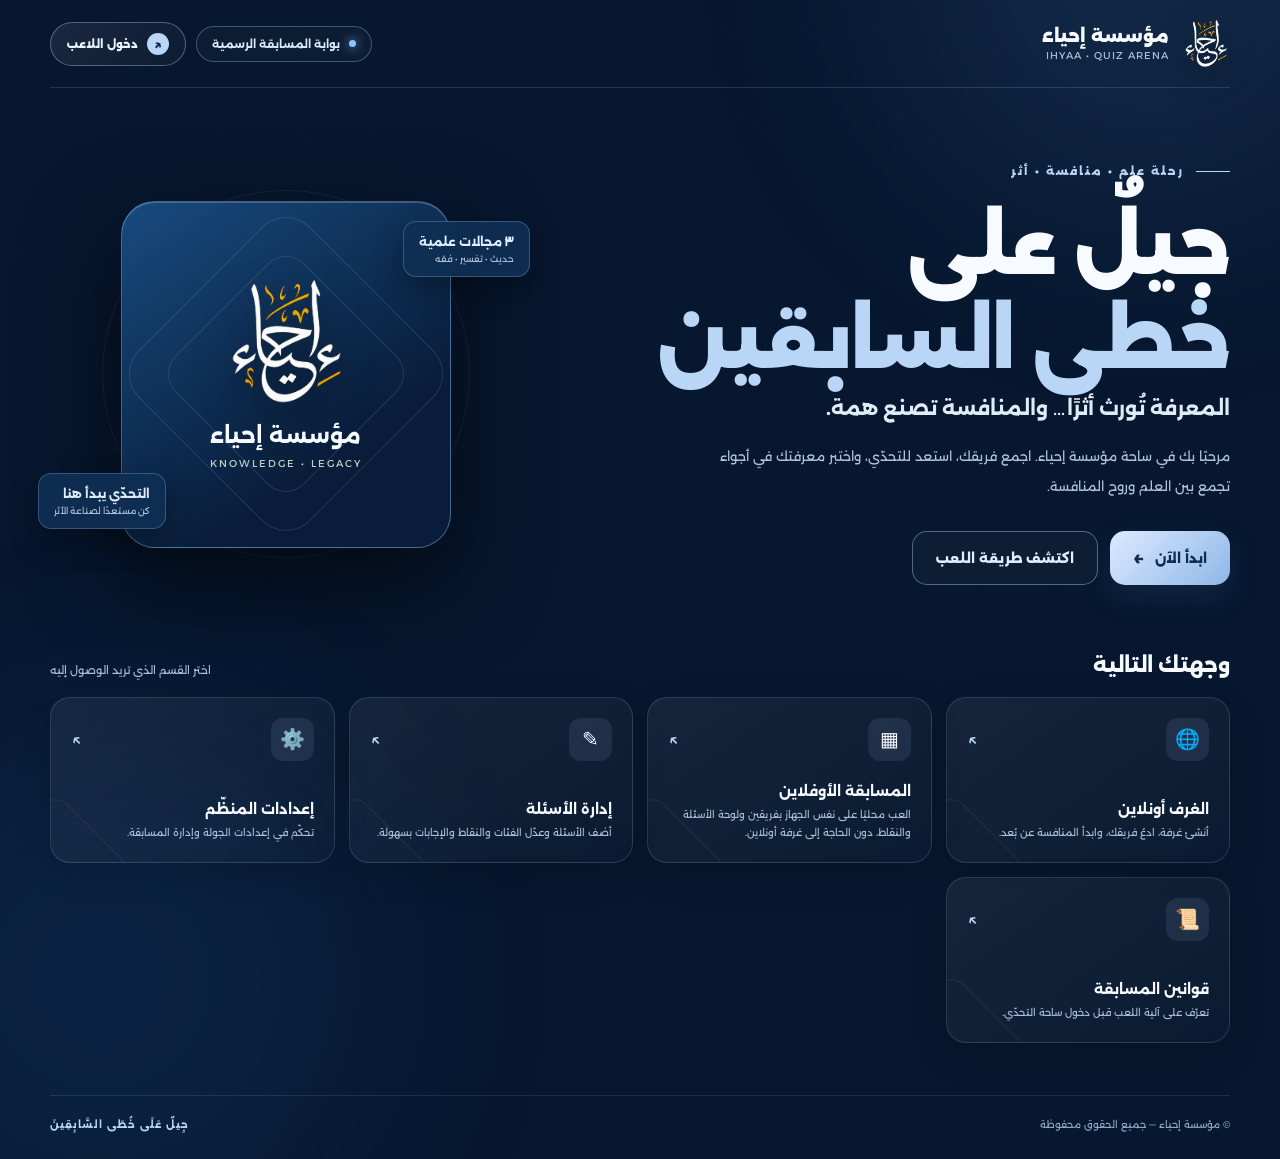
<file: index.html>
<!doctype html>
<html lang="ar" dir="rtl">
<head>
<meta charset="utf-8">
<meta http-equiv="Cache-Control" content="no-cache, no-store, must-revalidate">
<meta http-equiv="Pragma" content="no-cache">
<meta http-equiv="Expires" content="0">
<meta name="viewport" content="width=device-width,initial-scale=1">
<meta name="theme-color" content="#071d19">
<meta name="description" content="البوابة الرئيسية لمسابقة مؤسسة إحياء — جيل على خطى السابقين">
<title>مؤسسة إحياء | بوابة المسابقة</title>
<style>
@import url('https://fonts.googleapis.com/css2?family=Alexandria:wght@400;500;600;700;800;900&display=swap');
:root{--bg:#071d19;--panel:#0d2a23;--panel2:#12382d;--gold:#d9bd7b;--gold-light:#f0dfb5;--muted:#a9bdb2;--line:#d9bd7b30;--white:#f8f7f0}
*{box-sizing:border-box}
html{scroll-behavior:smooth}
body{margin:0;min-height:100vh;background:var(--bg);color:var(--white);font-family:'Alexandria',Tahoma,Arial,sans-serif;overflow-x:hidden}
body:before{content:"";position:fixed;inset:0;pointer-events:none;opacity:.2;background-image:linear-gradient(30deg,transparent 48%,#d9bd7b12 49%,#d9bd7b12 50%,transparent 51%),linear-gradient(150deg,transparent 48%,#d9bd7b0c 49%,#d9bd7b0c 50%,transparent 51%);background-size:78px 78px;mask-image:linear-gradient(to bottom,#000,transparent 90%)}
.ambient{position:fixed;width:520px;height:520px;border-radius:50%;filter:blur(110px);opacity:.14;pointer-events:none}.ambient.a{background:#b88f45;top:-300px;right:-130px}.ambient.b{background:#2d8b68;bottom:-340px;left:-160px}
.wrap{width:min(1160px,calc(100% - 48px));margin:auto;position:relative}
header{height:88px;display:flex;align-items:center;justify-content:space-between;border-bottom:1px solid #ffffff12}
.brand{display:flex;align-items:center;gap:13px;text-decoration:none;color:inherit}.brand img{width:48px;height:48px;object-fit:contain}.brand b{font-size:17px;font-weight:900;display:block}.brand small{display:block;color:var(--muted);font-size:10px;margin-top:3px;letter-spacing:1px}
.header-tag{display:flex;align-items:center;gap:9px;color:#d7c79e;font-size:11px;font-weight:700;border:1px solid var(--line);border-radius:99px;padding:10px 15px;background:#ffffff06}.live-dot{width:7px;height:7px;border-radius:50%;background:#91c7a5;box-shadow:0 0 12px #91c7a5}
.hero{display:grid;grid-template-columns:1.15fr .85fr;gap:70px;align-items:center;padding:76px 0 68px;min-height:530px}
.kicker{display:flex;align-items:center;gap:12px;color:var(--gold);font-size:11px;font-weight:800;letter-spacing:2px}.kicker:before{content:"";width:34px;height:1px;background:var(--gold)}
h1{font-size:clamp(44px,6.5vw,76px);line-height:1.24;letter-spacing:-2px;margin:22px 0 8px;font-weight:900}h1 span{color:var(--gold)}
.slogan{font-size:clamp(16px,2vw,20px);font-weight:700;color:#e8dfc9;margin:0}
.lead{color:var(--muted);font-size:13px;line-height:2.25;max-width:510px;margin:22px 0 30px}
.actions{display:flex;gap:12px;flex-wrap:wrap}.btn{min-height:54px;display:inline-flex;align-items:center;justify-content:center;gap:11px;padding:0 23px;border-radius:13px;text-decoration:none;font-size:13px;font-weight:800;transition:.22s ease}.btn.primary{background:linear-gradient(135deg,#eddbad,#c6a765);color:#142b23;box-shadow:0 12px 30px #c6a76522}.btn.secondary{border:1px solid #d9bd7b65;color:var(--gold-light);background:#ffffff07}.btn:hover{transform:translateY(-3px);filter:brightness(1.08)}.btn .arrow{font-size:18px}
.visual{height:370px;position:relative;display:grid;place-items:center}
.orbit{position:absolute;width:320px;height:320px;border:1px solid #d9bd7b35;border-radius:50%;transform:rotate(-24deg)}.orbit:before,.orbit:after{content:"";position:absolute;inset:22px;border:1px dashed #d9bd7b2a;border-radius:50%}.orbit:after{inset:-25px;border-style:solid;opacity:.5}
.visual-card{width:min(330px,90%);aspect-ratio:1/1.05;border:1px solid #d9bd7b55;border-radius:28px;background:linear-gradient(145deg,#174335,#0a241e 70%);box-shadow:0 30px 80px #0008,inset 0 1px #ffffff20;display:flex;flex-direction:column;align-items:center;justify-content:center;position:relative;overflow:hidden}
.visual-card:before{content:"";position:absolute;width:240px;height:240px;border:1px solid #d9bd7b24;transform:rotate(45deg);border-radius:34px}.visual-card:after{content:"";position:absolute;width:180px;height:180px;border:1px solid #d9bd7b20;transform:rotate(45deg);border-radius:26px}
.visual-card img{width:126px;height:126px;object-fit:contain;z-index:1;filter:drop-shadow(0 15px 20px #0008)}.visual-card strong{z-index:1;font-size:22px;margin-top:18px}.visual-card small{z-index:1;color:#c3cfc5;font-size:10px;letter-spacing:2px;margin-top:8px}
.float{position:absolute;z-index:2;border:1px solid var(--line);background:#102e26ed;backdrop-filter:blur(12px);border-radius:13px;padding:12px 15px;box-shadow:0 12px 30px #0005}.float b{display:block;color:var(--gold-light);font-size:12px}.float small{display:block;color:var(--muted);font-size:9px;margin-top:4px}.float.one{top:32px;right:-8px}.float.two{bottom:30px;left:-12px}
.section-head{display:flex;align-items:end;justify-content:space-between;gap:20px;margin-bottom:20px}.section-head h2{font-size:20px;margin:0;font-weight:800}.section-head p{font-size:11px;color:var(--muted);margin:0}
.portals{display:grid;grid-template-columns:repeat(4,minmax(0,1fr));gap:14px;padding-bottom:52px}
.portal{min-height:154px;display:flex;flex-direction:column;justify-content:space-between;text-decoration:none;color:inherit;padding:20px;border:1px solid #ffffff17;border-radius:18px;background:linear-gradient(145deg,#ffffff0c,#ffffff04);transition:.22s ease;position:relative;overflow:hidden}
.portal:after{content:"";position:absolute;width:110px;height:110px;border:1px solid #d9bd7b18;transform:rotate(45deg);left:-52px;bottom:-65px;border-radius:18px}
.portal:hover{transform:translateY(-4px);border-color:#d9bd7b80;background:linear-gradient(145deg,#d9bd7b15,#ffffff06)}
.portal-top{display:flex;align-items:center;justify-content:space-between}.portal-icon{width:43px;height:43px;border-radius:12px;background:#d9bd7b16;display:grid;place-items:center;font-size:20px}.portal .go{color:var(--gold);font-size:19px}.portal strong{display:block;font-size:14px;margin-top:18px}.portal small{display:block;color:var(--muted);font-size:10px;margin-top:6px;line-height:1.8}
footer{border-top:1px solid #ffffff14;padding:22px 0 28px;display:flex;align-items:center;justify-content:space-between;color:#849b8e;font-size:10px;gap:15px}.footer-mark{color:#cdb77f;font-weight:700;letter-spacing:1px}
@media(max-width:800px){.hero{grid-template-columns:1fr;gap:15px;padding:58px 0 35px}.hero-copy{text-align:center}.kicker{justify-content:center}.lead{margin-inline:auto}.actions{justify-content:center}.visual{height:320px;grid-row:1}.visual-card{width:260px}.orbit{width:270px;height:270px}.float.one{right:5%}.float.two{left:5%}.portals{grid-template-columns:repeat(2,1fr)}}
@media(max-width:540px){.wrap{width:min(100% - 32px,1160px)}header{height:72px}.brand img{width:40px;height:40px}.brand b{font-size:14px}.header-tag{font-size:9px;padding:8px 10px}.hero{padding-top:38px}h1{font-size:48px}.visual{height:280px}.visual-card{width:225px}.visual-card img{width:100px;height:100px}.orbit{width:235px;height:235px}.float{padding:9px 11px}.float.one{top:20px}.float.two{bottom:18px}.portals{grid-template-columns:1fr;gap:10px}.portal{min-height:130px}.section-head{align-items:start;flex-direction:column;gap:7px}footer{flex-direction:column;text-align:center}}
@media(prefers-reduced-motion:reduce){*,*:before,*:after{transition:none!important;scroll-behavior:auto!important}}

/* OCEAN BLUE PORTAL THEME */
:root{--bg:#071a36;--panel:#0c2a50;--panel2:#123e70;--gold:#a9c8ed;--gold-light:#e0edff;--muted:#a8bdd8;--line:#a9c8ed35;--white:#f7faff}
body{background:var(--bg)}
body:before{background-image:linear-gradient(30deg,transparent 48%,#a9c8ed12 49%,#a9c8ed12 50%,transparent 51%),linear-gradient(150deg,transparent 48%,#a9c8ed0c 49%,#a9c8ed0c 50%,transparent 51%)}
.ambient.a{background:#4e8ed0}.ambient.b{background:#1f6fba}
header{border-bottom-color:#ffffff18}
.header-tag{color:#d6e8ff;border-color:#a9c8ed55}
.live-dot{background:#8ec5ff;box-shadow:0 0 12px #8ec5ff}
.kicker{color:#b9d6f7}.kicker:before{background:#b9d6f7}
h1 span{color:#b9d6f7}
.slogan{color:#e0ebf8}
.lead{color:#afc2da}
.btn.primary{background:linear-gradient(135deg,#dceaff,#8fb7e8);color:#102c50;box-shadow:0 12px 30px #4d85c522}
.btn.secondary{border-color:#a9c8ed70;color:#e0edff}
.orbit{border-color:#a9c8ed45}.orbit:before,.orbit:after{border-color:#a9c8ed30}
.visual-card{border-color:#9fc3ed66;background:linear-gradient(145deg,#174a7e,#091d3a 70%)}
.visual-card:before,.visual-card:after{border-color:#a9c8ed25}
.float{border-color:#a9c8ed45;background:#102f53ed}
.float b{color:#e0edff}
.float small{color:#afc2da}
.portal{border-color:#ffffff20;background:linear-gradient(145deg,#ffffff10,#ffffff04)}
.portal:hover{border-color:#a9c8ed90;background:linear-gradient(145deg,#a9c8ed1c,#ffffff06)}
.portal-icon{background:#a9c8ed1b}
.portal .go{color:#b9d6f7}
footer{border-top-color:#ffffff18;color:#8da8c8}
.footer-mark{color:#b9d6f7}


/* IHYAA LANDING ENTRY POLISH */
.header-actions{display:flex;align-items:center;gap:10px}
.header-login{display:inline-flex;align-items:center;gap:9px;padding:10px 16px;border-radius:999px;text-decoration:none;color:#eaf3ff;border:1px solid #a9c8ed65;background:linear-gradient(135deg,#ffffff14,#ffffff06);font-size:11px;font-weight:800;transition:.22s}
.header-login span{display:grid;place-items:center;width:22px;height:22px;border-radius:50%;background:#b9d6f7;color:#102c50;font-size:13px}
.header-login:hover{transform:translateY(-2px);background:#a9c8ed20;border-color:#c9e0ff}
.btn.primary{position:relative;overflow:hidden}
.btn.primary:after{content:"";position:absolute;inset:0;transform:translateX(-120%);background:linear-gradient(100deg,transparent,#ffffff65,transparent);transition:transform .7s}
.btn.primary:hover:after{transform:translateX(120%)}
@media(max-width:540px){.header-actions{gap:6px}.header-tag{font-size:8px;padding:8px}.header-login{font-size:9px;padding:8px 10px}.header-login span{width:19px;height:19px}}
</style>
  <link rel="stylesheet" href="ihyaa-premium.css?v=20261107">
</head>
<body>
<div class="ambient a"></div><div class="ambient b"></div>
<div class="wrap">
<header>
<a class="brand" href="./" aria-label="مؤسسة إحياء">
<img src="Arabic%20Calligraphy%20Emblem%20with%20Gold%20Accents.png" alt="">
<span><b>مؤسسة إحياء</b><small>IHYAA • QUIZ ARENA</small></span>
</a>
<div class="header-actions"><div class="header-tag"><span class="live-dot"></span> بوابة المسابقة الرسمية</div><a class="header-login" href="game.html?open=online"><span>↗</span> دخول اللاعب</a></div>
</header>
<main>
<section class="hero">
<div class="hero-copy">
<div class="kicker">رحلة علم • منافسة • أثر</div>
<h1>جيلٌ على<br><span>خطى السابقين</span></h1>
<p class="slogan">المعرفة تُورث أثرًا… والمنافسة تصنع همة.</p>
<p class="lead">مرحبًا بك في ساحة مؤسسة إحياء. اجمع فريقك، استعد للتحدّي، واختبر معرفتك في أجواء تجمع بين العلم وروح المنافسة.</p>
<div class="actions">
<a class="btn primary" href="game.html?open=online">ابدأ الآن <span class="arrow">←</span></a>
<a class="btn secondary" href="game.html?open=rules">اكتشف طريقة اللعب</a>
</div>
</div>
<div class="visual" aria-hidden="true">
<div class="orbit"></div>
<div class="visual-card">
<img src="Arabic%20Calligraphy%20Emblem%20with%20Gold%20Accents.png" alt="">
<strong>مؤسسة إحياء</strong><small>KNOWLEDGE • LEGACY</small>
</div>
<div class="float one"><b>٣ مجالات علمية</b><small>حديث • تفسير • فقه</small></div>
<div class="float two"><b>التحدّي يبدأ هنا</b><small>كن مستعدًا لصناعة الأثر</small></div>
</div>
</section>
<section aria-labelledby="portal-title">
<div class="section-head"><h2 id="portal-title">وجهتك التالية</h2><p>اختر القسم الذي تريد الوصول إليه</p></div>
<nav class="portals" aria-label="أقسام البوابة">
<a class="portal" href="game.html?open=online"><div class="portal-top"><span class="portal-icon">🌐</span><span class="go">↖</span></div><div><strong>الغرف أونلاين</strong><small>أنشئ غرفة، ادعُ فريقك، وابدأ المنافسة عن بُعد.</small></div></a>
<a class="portal" href="game.html?open=offline"><div class="portal-top"><span class="portal-icon">▦</span><span class="go">↖</span></div><div><strong>المسابقة الأوفلاين</strong><small>العب محليًا على نفس الجهاز بفريقين ولوحة الأسئلة والنقاط، دون الحاجة إلى غرفة أونلاين.</small></div></a>
<a class="portal" href="game.html?open=questions"><div class="portal-top"><span class="portal-icon">✎</span><span class="go">↖</span></div><div><strong>إدارة الأسئلة</strong><small>أضف الأسئلة وعدّل الفئات والنقاط والإجابات بسهولة.</small></div></a>
<a class="portal" href="game.html?open=host"><div class="portal-top"><span class="portal-icon">⚙️</span><span class="go">↖</span></div><div><strong>إعدادات المنظّم</strong><small>تحكّم في إعدادات الجولة وإدارة المسابقة.</small></div></a>
<a class="portal" href="game.html?open=rules"><div class="portal-top"><span class="portal-icon">📜</span><span class="go">↖</span></div><div><strong>قوانين المسابقة</strong><small>تعرّف على آلية اللعب قبل دخول ساحة التحدّي.</small></div></a>
</nav>
</section>
</main>
<footer><span>© مؤسسة إحياء — جميع الحقوق محفوظة</span><span class="footer-mark">جِيلٌ عَلَى خُطَى السَّابِقِينَ</span></footer>
</div>
<script>
if("serviceWorker" in navigator && location.protocol==="https:") window.addEventListener("load",()=>navigator.serviceWorker.register("./sw.js",{updateViaCache:"none"}).then(reg=>reg.update()).catch(()=>{}));
</script>
</body>
</html>
</file>
<file: ihyaa-premium.css>
/* IHYAA • Unified premium interface layer */
:root{--ih-bg:#07172f;--ih-panel:#0d2546;--ih-panel-2:#12365f;--ih-blue:#8fbae9;--ih-blue-bright:#b8d8ff;--ih-gold:#d7bd82;--ih-ink:#122d4d;--ih-line:rgba(143,186,233,.24);--ih-shadow:0 24px 70px rgba(0,10,30,.28)}
:where(button,a,input,select,textarea):focus-visible{outline:3px solid #8fc5ff!important;outline-offset:3px}
button{font-family:inherit}
@media(prefers-reduced-motion:no-preference){
 :where(.btn,.portal,.cell,.ihyBtn,.duel-btn,.duel-option,.primary,.secondary,.gold){transition:transform .2s ease,box-shadow .2s ease,background .2s ease,border-color .2s ease,filter .2s ease}
}
body{background-color:var(--ih-bg)}
/* Portal */
body:has(.portals) .wrap{width:min(1180px,calc(100% - 40px))}
body:has(.portals) header{border-bottom-color:rgba(184,216,255,.16)}
body:has(.portals) .brand img{filter:drop-shadow(0 8px 18px #0006)}
body:has(.portals) .hero{min-height:560px}
body:has(.portals) .visual-card{border-radius:34px;box-shadow:0 34px 90px #0009,inset 0 1px #ffffff30}
body:has(.portals) .portal{border-radius:20px;min-height:166px;box-shadow:0 12px 34px #0002}
body:has(.portals) .portal:hover{box-shadow:0 20px 44px #0005;transform:translateY(-5px)}
body:has(.portals) .btn{border-radius:15px}
/* Classic game */
body:has(#board){background:radial-gradient(ellipse at 50% -15%,#173d69 0,#091b36 48%,#06142a 100%)}
body:has(#board) .top{background:linear-gradient(135deg,rgba(10,35,66,.98),rgba(7,23,47,.96));border-bottom:1px solid var(--ih-line);box-shadow:0 12px 45px #0003}
body:has(#board) .top .nav,body:has(#board) .top .hero{max-width:1240px}
body:has(#board) .top .brand img{filter:drop-shadow(0 5px 14px #0006)}
body:has(#board) .top .hero h2{letter-spacing:-.6px}
body:has(#board) main.wrap{max-width:1240px;padding-bottom:42px}
body:has(#board) .scoreboard{gap:14px;margin-top:24px}
body:has(#board) .team{border:1px solid rgba(255,255,255,.13);border-radius:20px;box-shadow:var(--ih-shadow);backdrop-filter:blur(12px);padding:20px 22px}
body:has(#board) .team.red{background:linear-gradient(145deg,#532c42,#251d36)}
body:has(#board) .team.blue{background:linear-gradient(145deg,#174b78,#142a4b)}
body:has(#board) .points{font-variant-numeric:tabular-nums;text-shadow:0 5px 22px #0005}
body:has(#board) .turn{border:1px solid var(--ih-line);border-radius:16px;padding:13px 18px;background:#0c2442;box-shadow:0 10px 30px #0003}
body:has(#board) .preselect-help{border:1px solid var(--ih-line);border-radius:22px;background:linear-gradient(145deg,rgba(17,48,82,.94),rgba(8,28,53,.96));box-shadow:var(--ih-shadow);padding:20px}
body:has(#board) .lifeline-tile{border-radius:13px;min-height:48px}
body:has(#board) .section-head{margin:30px 0 15px}
body:has(#board) .section-head h2{font-size:clamp(20px,2.4vw,28px)}
body:has(#board) .board{gap:14px}
body:has(#board) .category{border:1px solid rgba(174,205,239,.2);border-radius:18px;background:linear-gradient(160deg,#102c50,#0a1d38);box-shadow:0 14px 35px #0003;padding:14px}
body:has(#board) .category h3{color:#e8f2ff;border-bottom:1px solid rgba(174,205,239,.18);padding-bottom:12px}
body:has(#board) .cell{border:1px solid #557fb2;border-radius:12px;background:linear-gradient(145deg,#2864a3,#19477e);color:#f4d99d;box-shadow:inset 0 1px #ffffff30,0 5px 0 #0c2c54;min-height:62px}
body:has(#board) .cell:hover:not(:disabled){background:linear-gradient(145deg,#3b83c8,#235b98);box-shadow:0 12px 25px #0004,0 5px 0 #0c2c54}
body:has(#board) .cell:disabled{background:#142846;color:#6e85a4;border-color:#263f60;opacity:.55}
body:has(#board) .hostbar{display:flex;gap:10px;flex-wrap:wrap;justify-content:center;margin:24px auto}
body:has(#board) .hostbar button,body:has(#board) .actions button{border-radius:12px;min-height:44px;padding-inline:17px}
body:has(#board) .overlay{backdrop-filter:blur(10px);background:rgba(2,10,24,.78)}
body:has(#board) .modal{border:1px solid rgba(143,186,233,.35);border-radius:24px;background:linear-gradient(155deg,#f9fbff,#eaf2fc);box-shadow:0 35px 100px #0009;color:#183653}
body:has(#board) .modal-head{border-bottom:1px solid #d5e2f1;padding-bottom:14px}
body:has(#board) .question{color:#183653;line-height:1.9}
body:has(#board) .answer{border-radius:14px}
body:has(#board) .timer-track{border-radius:99px;overflow:hidden}
body:has(#board) .hostbar button:hover,body:has(#board) .actions button:hover{transform:translateY(-2px)}
body:has(#board) .winner-card{border:1px solid rgba(215,189,130,.6);border-radius:28px;box-shadow:0 35px 100px #0009}
/* Online room and saved quiz library */
#ihyaaOnline .ihyBox{border-radius:26px!important;box-shadow:0 35px 100px #0008!important}
#ihyaaOnline .ihyCard{border-radius:17px!important;box-shadow:0 8px 24px rgba(28,65,108,.07)}
#ihyaaOnline .ihyPerson{border:1px solid #d8e5f3;border-radius:12px;padding:12px}
#ihyaaOnline .ihyBtn{border-radius:12px;min-height:42px;box-shadow:0 5px 14px #153e6b18}
#ihyaaOnline .ihyBtn:hover:not(:disabled){transform:translateY(-2px);filter:brightness(1.06)}
#ihyaaOnline .ihyAuthInput{width:100%;max-width:100%}
#ihyaaOnline .ihyCode{letter-spacing:.16em;font-variant-numeric:tabular-nums}
/* Duel */
#ihyaaDuel .duel-card,#ihyaaDuel .duel-player{border-radius:20px;box-shadow:0 16px 42px #0003}
#ihyaaDuel .duel-btn{border-radius:12px;min-height:42px}
#ihyaaDuel .duel-option{border-radius:14px;min-height:54px}
#ihyaaDuel .duel-option:hover:not(:disabled){box-shadow:0 9px 24px #0004}
#ihyaaDuel .duel-winner{border-radius:24px;box-shadow:0 20px 55px #0004}
@media(max-width:720px){
 body:has(#board) .scoreboard{grid-template-columns:1fr;gap:9px}
 body:has(#board) .team{padding:15px 17px}
 body:has(#board) .preselect-help{padding:14px}
 body:has(#board) .hostbar button{flex:1 1 42%}
 body:has(#board) .category{padding:10px}
 body:has(#board) .cell{min-height:54px}
}
@media(max-width:480px){
 body:has(.portals) .wrap{width:calc(100% - 28px)}
 body:has(#board) main.wrap{padding-inline:12px}
 body:has(#board) .hostbar button{flex-basis:100%}
}
</file>
